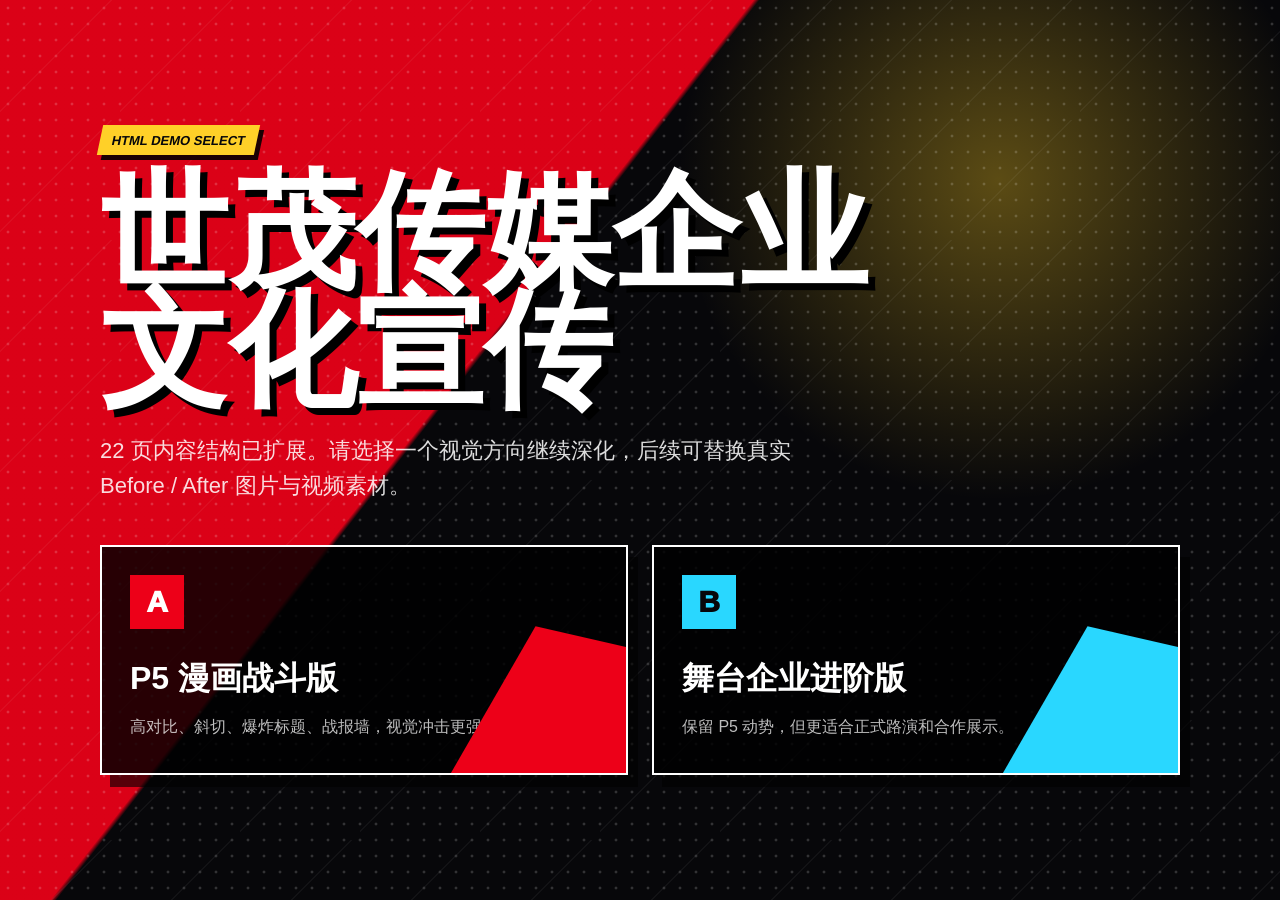
<file: p5-html-demo/index.html>
<!doctype html>
<html lang="zh-CN">
<head>
  <meta charset="utf-8">
  <meta name="viewport" content="width=device-width, initial-scale=1">
  <title>世茂传媒企业文化宣传 HTML Demo</title>
  <link rel="stylesheet" href="./assets/style.css?v=mobile-lock-3">
</head>
<body class="theme-index">
  <main class="choice-page">
    <div class="choice-bg" aria-hidden="true"></div>
    <section class="choice-hero">
      <p class="kicker">HTML DEMO SELECT</p>
      <h1>世茂传媒企业文化宣传</h1>
      <p class="choice-lead">22 页内容结构已扩展。请选择一个视觉方向继续深化，后续可替换真实 Before / After 图片与视频素材。</p>
      <div class="choice-grid">
        <a class="choice-card choice-battle" href="./demo-a-battle.html">
          <span class="choice-no">A</span>
          <strong>P5 漫画战斗版</strong>
          <em>高对比、斜切、爆炸标题、战报墙，视觉冲击更强。</em>
        </a>
        <a class="choice-card choice-stage" href="./demo-b-stage.html">
          <span class="choice-no">B</span>
          <strong>舞台企业进阶版</strong>
          <em>保留 P5 动势，但更适合正式路演和合作展示。</em>
        </a>
      </div>
    </section>
  </main>
</body>
</html>
</file>
<file: p5-html-demo/assets/style.css>
:root {
  --red: #ed0018;
  --red-dark: #a60012;
  --ink: #07070a;
  --paper: #fffaf2;
  --white: #ffffff;
  --yellow: #ffd028;
  --cyan: #29d7ff;
  --muted: #9da4ad;
  --line: rgba(255, 255, 255, 0.22);
  --shadow: 10px 12px 0 rgba(0, 0, 0, 0.6);
  --mobile-lock-stage-w: 1400px;
  --mobile-lock-stage-h: 787.5px;
  --mobile-lock-scale: 1;
  font-family: "Microsoft YaHei", "PingFang SC", "Segoe UI", Arial, sans-serif;
}

* {
  box-sizing: border-box;
}

html,
body {
  min-height: 100%;
  margin: 0;
}

body {
  color: var(--white);
  background: var(--ink);
}

a {
  color: inherit;
  text-decoration: none;
}

button,
input {
  font: inherit;
}

.is-final-output .edit-fab,
.is-final-output .edit-panel,
.is-final-output .ba-replace-hint {
  display: none !important;
}

.theme-index {
  overflow: hidden;
}

.choice-page {
  min-height: 100vh;
  display: grid;
  place-items: center;
  padding: 42px;
  position: relative;
  background:
    linear-gradient(128deg, rgba(237, 0, 24, 0.92) 0 38%, transparent 38.3%),
    radial-gradient(circle at 78% 20%, rgba(255, 208, 40, 0.34), transparent 26%),
    #07070a;
}

.choice-bg {
  position: absolute;
  inset: 0;
  opacity: 0.26;
  background-image:
    radial-gradient(circle, rgba(255, 255, 255, 0.68) 1px, transparent 1.8px),
    linear-gradient(135deg, transparent 0 46%, rgba(255, 255, 255, 0.18) 46% 47%, transparent 47% 100%);
  background-size: 16px 16px, 120px 120px;
  pointer-events: none;
}

.choice-hero {
  width: min(1080px, 92vw);
  position: relative;
  z-index: 1;
}

.kicker {
  display: inline-flex;
  align-items: center;
  min-height: 30px;
  padding: 6px 12px;
  margin: 0 0 18px;
  color: var(--ink);
  background: var(--yellow);
  font-weight: 900;
  font-size: 13px;
  letter-spacing: 0;
  transform: skew(-12deg);
  box-shadow: 5px 5px 0 rgba(0, 0, 0, 0.88);
}

.choice-hero h1 {
  margin: 0;
  font-size: clamp(56px, 10vw, 128px);
  line-height: 0.92;
  font-weight: 1000;
  max-width: 820px;
  text-shadow: 7px 7px 0 #000;
}

.choice-lead {
  width: min(760px, 100%);
  margin: 24px 0 42px;
  font-size: 22px;
  line-height: 1.6;
  color: rgba(255, 255, 255, 0.86);
}

.choice-grid {
  display: grid;
  grid-template-columns: repeat(2, minmax(0, 1fr));
  gap: 24px;
}

.choice-card {
  min-height: 230px;
  padding: 28px;
  position: relative;
  overflow: hidden;
  border: 2px solid var(--white);
  background: rgba(0, 0, 0, 0.82);
  box-shadow: var(--shadow);
  transition: transform 0.2s ease, background 0.2s ease;
}

.choice-card:hover {
  transform: translate(-5px, -5px);
}

.choice-card::before {
  content: "";
  position: absolute;
  inset: auto -30px -50px auto;
  width: 180px;
  height: 180px;
  background: var(--red);
  transform: skew(-20deg) rotate(12deg);
}

.choice-stage::before {
  background: var(--cyan);
}

.choice-no {
  display: grid;
  place-items: center;
  width: 54px;
  height: 54px;
  margin-bottom: 28px;
  background: var(--red);
  font-size: 30px;
  font-weight: 1000;
}

.choice-stage .choice-no {
  background: var(--cyan);
  color: var(--ink);
}

.choice-card strong {
  display: block;
  margin-bottom: 14px;
  font-size: 32px;
}

.choice-card em {
  display: block;
  max-width: 420px;
  color: rgba(255, 255, 255, 0.74);
  font-style: normal;
  line-height: 1.55;
}

.deck-body {
  height: 100vh;
  overflow: hidden;
  display: grid;
  place-items: center;
  background:
    radial-gradient(circle at 12% 18%, rgba(237, 0, 24, 0.36), transparent 25%),
    radial-gradient(circle at 88% 80%, rgba(41, 215, 255, 0.18), transparent 22%),
    var(--ink);
}

.theme-stage {
  --red: #d7192a;
  --yellow: #f7c948;
  --cyan: #3dd6d0;
  --shadow: 0 24px 70px rgba(0, 0, 0, 0.38);
  background:
    radial-gradient(circle at 74% 18%, rgba(61, 214, 208, 0.14), transparent 28%),
    linear-gradient(140deg, #0c0e13, #181920 62%, #101014);
}

.deck-shell {
  width: min(100vw, calc(100vh * 16 / 9));
  max-width: 1400px;
  padding: 18px;
}

.stage-viewport {
  position: relative;
  width: 100%;
}

.slide-frame {
  position: relative;
  aspect-ratio: 16 / 9;
  overflow: hidden;
  background: #111;
  border: 2px solid rgba(255, 255, 255, 0.2);
  box-shadow: 0 20px 70px rgba(0, 0, 0, 0.72);
}

.transition-fx,
.opening-glitch {
  position: absolute;
  inset: 0;
  z-index: 20;
  pointer-events: none;
  opacity: 0;
}

.transition-fx span,
.opening-glitch span {
  position: absolute;
  inset: 0;
  opacity: 0;
}

.fx-black {
  background: #000;
}

.fx-white {
  background: #fff;
  mix-blend-mode: screen;
}

.fx-red {
  background: var(--red);
  clip-path: polygon(0 0, 100% 0, 74% 100%, 0 100%);
  transform: translateX(-112%) skewX(-14deg);
}

.fx-scan {
  background:
    repeating-linear-gradient(0deg, rgba(255, 255, 255, 0.2) 0 1px, transparent 1px 6px),
    repeating-linear-gradient(90deg, rgba(41, 215, 255, 0.18) 0 2px, transparent 2px 18px);
  mix-blend-mode: screen;
}

.deck-shell.is-transitioning .slide-frame {
  animation: transitionFrameJolt 0.72s steps(2, end) both;
}

.deck-shell.fx-back .slide-frame {
  animation-name: transitionFrameJoltBack;
}

.deck-shell.is-transitioning .transition-fx {
  opacity: 1;
}

.deck-shell.is-transitioning .fx-red {
  animation: fxRedSlash 0.72s cubic-bezier(0.18, 0.86, 0.22, 1) both;
}

.deck-shell.fx-back .fx-red {
  animation-name: fxRedSlashBack;
}

.deck-shell.is-transitioning .fx-scan {
  animation: fxScanline 0.72s steps(5, end) both;
}

.deck-shell.fx-shake .fx-white {
  animation: fxWhiteShock 0.72s steps(1, end) both;
}

.deck-shell.fx-blackout .fx-black {
  animation: fxBlackout 0.72s steps(1, end) both;
}

.deck-shell.fx-horror .fx-white {
  animation: fxHorrorFlash 0.72s steps(1, end) both;
}

.opening-glitch {
  display: grid;
  place-items: center;
  background:
    repeating-linear-gradient(0deg, rgba(255, 255, 255, 0.15) 0 1px, transparent 1px 5px),
    #000;
}

.opening-glitch::before,
.opening-glitch::after {
  content: "";
  position: absolute;
  inset: 0;
  opacity: 0;
  pointer-events: none;
}

.opening-glitch::before {
  background:
    linear-gradient(90deg, transparent 0 14%, rgba(237, 0, 24, 0.86) 14% 18%, transparent 18% 100%),
    linear-gradient(104deg, rgba(255, 255, 255, 0.16) 0 1px, transparent 1px 100%);
  background-size: 100% 100%, 38px 38px;
  mix-blend-mode: screen;
}

.opening-glitch::after {
  background: #fff;
  mix-blend-mode: screen;
}

.opening-glitch span:nth-child(1) {
  height: 20%;
  top: 8%;
  background: var(--red);
  transform: translateX(-110%) skewX(-12deg);
}

.opening-glitch span:nth-child(2) {
  height: 14%;
  top: 42%;
  background: var(--cyan);
  transform: translateX(110%) skewX(14deg);
  mix-blend-mode: screen;
}

.opening-glitch span:nth-child(3) {
  height: 8%;
  top: 68%;
  background: var(--white);
  transform: translateX(-110%) skewX(-18deg);
}

.opening-glitch b {
  position: relative;
  z-index: 2;
  color: #fff;
  font-size: clamp(36px, 8vw, 104px);
  font-weight: 1000;
  text-shadow:
    6px 0 0 rgba(237, 0, 24, 0.82),
    -6px 0 0 rgba(41, 215, 255, 0.72),
    8px 8px 0 #000;
  transform: skewX(-8deg);
  opacity: 0;
}

.deck-shell.is-opening .opening-glitch {
  opacity: 1;
  animation: openingGate 1.22s steps(1, end) both;
}

.deck-shell.is-opening .opening-glitch::before {
  animation: openingNoise 1.22s steps(5, end) both;
}

.deck-shell.is-opening .opening-glitch::after {
  animation: openingWhiteCut 1.22s steps(1, end) both;
}

.deck-shell.is-opening .opening-glitch span:nth-child(1) {
  animation: openingSliceLeft 1.02s cubic-bezier(0.18, 0.86, 0.22, 1) both;
}

.deck-shell.is-opening .opening-glitch span:nth-child(2) {
  animation: openingSliceRight 1.05s cubic-bezier(0.18, 0.86, 0.22, 1) 0.06s both;
}

.deck-shell.is-opening .opening-glitch span:nth-child(3) {
  animation: openingSliceLeft 0.92s cubic-bezier(0.18, 0.86, 0.22, 1) 0.16s both;
}

.deck-shell.is-opening .opening-glitch b {
  animation: openingLogoGlitch 1.22s steps(2, end) both;
}

.slide {
  position: absolute;
  inset: 0;
  display: none;
  overflow: hidden;
  padding: 58px 72px;
  background:
    radial-gradient(circle, rgba(255, 255, 255, 0.18) 1px, transparent 1.8px) 0 0 / 18px 18px,
    linear-gradient(125deg, rgba(237, 0, 24, 0.92) 0 25%, transparent 25.2% 100%),
    #09090d;
}

.slide::before {
  content: "";
  position: absolute;
  inset: -18%;
  z-index: 0;
  pointer-events: none;
  opacity: 0.72;
  background-image:
    radial-gradient(circle, rgba(255, 255, 255, 0.26) 1px, transparent 1.9px),
    radial-gradient(circle, rgba(237, 0, 24, 0.22) 1px, transparent 2.2px),
    radial-gradient(circle, rgba(255, 208, 40, 0.14) 1px, transparent 2px);
  background-size: 18px 18px, 46px 46px, 86px 86px;
  background-position: 0 0, 12px 18px, 36px 10px;
  mix-blend-mode: screen;
  animation: particleDrift 18s linear infinite;
}

@keyframes particleDrift {
  from {
    transform: translate3d(0, 0, 0);
  }
  to {
    transform: translate3d(72px, -54px, 0);
  }
}

.slide.active,
.slide.is-leaving {
  display: block;
  visibility: visible;
}

.theme-stage .slide {
  background:
    linear-gradient(90deg, rgba(215, 25, 42, 0.62) 0 8px, transparent 8px 100%),
    linear-gradient(126deg, rgba(215, 25, 42, 0.18) 0 22%, transparent 22.2% 100%),
    radial-gradient(circle at 78% 30%, rgba(61, 214, 208, 0.16), transparent 32%),
    #101116;
}

.theme-stage .slide-cover {
  background:
    linear-gradient(90deg, rgba(215, 25, 42, 0.82) 0 10px, transparent 10px 100%),
    radial-gradient(circle at 76% 32%, rgba(61, 214, 208, 0.20), transparent 30%),
    linear-gradient(135deg, rgba(255, 255, 255, 0.08) 0 1px, transparent 1px 100%) 0 0 / 44px 44px,
    #101116;
}

.slide::after {
  content: "";
  position: absolute;
  inset: auto -10% -22% 55%;
  z-index: 0;
  height: 42%;
  background: var(--red);
  transform: rotate(-11deg);
  opacity: 0.92;
  pointer-events: none;
}

.theme-stage .slide::after {
  opacity: 0.28;
}

.theme-stage .slide-cover::after {
  opacity: 0.16;
}

.slide.active {
  z-index: 2;
  pointer-events: auto;
  animation: pageEnterForward 0.62s cubic-bezier(0.18, 0.86, 0.22, 1) both;
}

.deck-shell.is-back .slide.active {
  animation-name: pageEnterBack;
}

.slide.is-leaving {
  z-index: 1;
  pointer-events: none;
  animation: pageLeaveForward 0.62s cubic-bezier(0.56, 0, 0.22, 1) both;
}

.deck-shell.is-back .slide.is-leaving {
  animation-name: pageLeaveBack;
}

.slide.active > .kicker,
.slide.active h1,
.slide.active .lead,
.slide.active .toc-list,
.slide.active .proof-list,
.slide.active .value-grid,
.slide.active .compare-card,
.slide.active .slash-gallery,
.slide.active .mini-compare-grid,
.slide.active .evidence-grid,
.slide.active .phone-video,
.slide.active .video-grid,
.slide.active .mosaic,
.slide.active .result-lanes,
.slide.active .case-grid,
.slide.active .future-track {
  animation: contentSnap 0.66s cubic-bezier(0.18, 0.86, 0.22, 1) backwards;
}

@keyframes pageEnterForward {
  from {
    opacity: 0;
    transform: translateX(10%) skewX(-5deg) scale(0.985);
    clip-path: polygon(18% 0, 100% 0, 100% 100%, 0 100%);
  }
  to {
    opacity: 1;
    transform: translateX(0) skewX(0);
    clip-path: polygon(0 0, 100% 0, 100% 100%, 0 100%);
  }
}

@keyframes pageEnterBack {
  from {
    opacity: 0;
    transform: translateX(-10%) skewX(5deg) scale(0.985);
    clip-path: polygon(0 0, 82% 0, 100% 100%, 0 100%);
  }
  to {
    opacity: 1;
    transform: translateX(0) skewX(0);
    clip-path: polygon(0 0, 100% 0, 100% 100%, 0 100%);
  }
}

@keyframes pageLeaveForward {
  from {
    opacity: 1;
    transform: translateX(0) skewX(0);
    filter: none;
  }
  to {
    opacity: 0;
    transform: translateX(-7%) skewX(-4deg) scale(0.985);
    filter: blur(6px) brightness(0.65);
  }
}

@keyframes pageLeaveBack {
  from {
    opacity: 1;
    transform: translateX(0) skewX(0);
    filter: none;
  }
  to {
    opacity: 0;
    transform: translateX(7%) skewX(4deg) scale(0.985);
    filter: blur(6px) brightness(0.65);
  }
}

@keyframes contentSnap {
  from {
    opacity: 0;
    transform: translate(calc(var(--edit-block-x, 0px) + 34px), var(--edit-block-y, 0px)) skewX(-3deg);
  }
  to {
    opacity: 1;
    transform: translate(var(--edit-block-x, 0px), var(--edit-block-y, 0px)) skewX(0);
  }
}

@keyframes transitionFrameJolt {
  0%,
  100% {
    transform: translate3d(0, 0, 0);
    filter: none;
  }
  12% {
    transform: translate3d(-14px, 0, 0) skewX(-1.8deg);
    filter: contrast(1.24) brightness(1.08);
  }
  21% {
    transform: translate3d(18px, -2px, 0) skewX(2.2deg);
  }
  32% {
    transform: translate3d(-8px, 2px, 0) skewX(-0.8deg);
  }
  46% {
    transform: translate3d(5px, 0, 0);
  }
}

@keyframes transitionFrameJoltBack {
  0%,
  100% {
    transform: translate3d(0, 0, 0);
    filter: none;
  }
  12% {
    transform: translate3d(14px, 0, 0) skewX(1.8deg);
    filter: contrast(1.24) brightness(1.08);
  }
  21% {
    transform: translate3d(-18px, -2px, 0) skewX(-2.2deg);
  }
  32% {
    transform: translate3d(8px, 2px, 0) skewX(0.8deg);
  }
  46% {
    transform: translate3d(-5px, 0, 0);
  }
}

@keyframes fxRedSlash {
  0% {
    opacity: 0;
    transform: translateX(-112%) skewX(-14deg);
  }
  18% {
    opacity: 0.88;
  }
  58% {
    opacity: 0.62;
    transform: translateX(118%) skewX(-14deg);
  }
  100% {
    opacity: 0;
    transform: translateX(118%) skewX(-14deg);
  }
}

@keyframes fxRedSlashBack {
  0% {
    opacity: 0;
    transform: translateX(112%) skewX(14deg);
  }
  18% {
    opacity: 0.88;
  }
  58% {
    opacity: 0.62;
    transform: translateX(-118%) skewX(14deg);
  }
  100% {
    opacity: 0;
    transform: translateX(-118%) skewX(14deg);
  }
}

@keyframes fxScanline {
  0%,
  100% {
    opacity: 0;
    transform: translateY(0);
  }
  14%,
  42% {
    opacity: 0.48;
    transform: translateY(-16px);
  }
  62% {
    opacity: 0.22;
    transform: translateY(20px);
  }
}

@keyframes fxWhiteShock {
  0%,
  21%,
  45%,
  100% {
    opacity: 0;
  }
  12% {
    opacity: 0.72;
  }
  34% {
    opacity: 0.18;
  }
}

@keyframes fxBlackout {
  0%,
  18%,
  44%,
  100% {
    opacity: 0;
  }
  24%,
  36% {
    opacity: 0.88;
  }
}

@keyframes fxHorrorFlash {
  0%,
  13%,
  37%,
  56%,
  100% {
    opacity: 0;
  }
  18% {
    opacity: 0.52;
  }
  43% {
    opacity: 0.24;
  }
}

@keyframes openingGate {
  0%,
  92% {
    opacity: 1;
  }
  100% {
    opacity: 0;
  }
}

@keyframes openingNoise {
  0%,
  16%,
  48%,
  72% {
    opacity: 0.42;
    transform: translateX(-10px);
  }
  28%,
  60% {
    opacity: 0.76;
    transform: translateX(12px);
  }
  100% {
    opacity: 0;
  }
}

@keyframes openingWhiteCut {
  0%,
  58%,
  68%,
  100% {
    opacity: 0;
  }
  62% {
    opacity: 0.84;
  }
}

@keyframes openingSliceLeft {
  0% {
    opacity: 0;
    transform: translateX(-110%) skewX(-12deg);
  }
  20%,
  56% {
    opacity: 0.92;
  }
  78% {
    opacity: 0.5;
    transform: translateX(112%) skewX(-12deg);
  }
  100% {
    opacity: 0;
    transform: translateX(112%) skewX(-12deg);
  }
}

@keyframes openingSliceRight {
  0% {
    opacity: 0;
    transform: translateX(110%) skewX(14deg);
  }
  18%,
  56% {
    opacity: 0.86;
  }
  78% {
    opacity: 0.4;
    transform: translateX(-112%) skewX(14deg);
  }
  100% {
    opacity: 0;
    transform: translateX(-112%) skewX(14deg);
  }
}

@keyframes openingLogoGlitch {
  0%,
  10%,
  84%,
  100% {
    opacity: 0;
    transform: translate3d(0, 0, 0) skewX(-8deg);
  }
  16%,
  30%,
  52% {
    opacity: 1;
    transform: translate3d(-8px, 0, 0) skewX(-12deg);
  }
  24%,
  44%,
  66% {
    opacity: 1;
    transform: translate3d(8px, -2px, 0) skewX(8deg);
  }
}

.slide > * {
  position: relative;
  z-index: 1;
}

.slide-meta {
  position: absolute;
  top: 24px;
  right: 32px;
  display: flex;
  align-items: center;
  gap: 12px;
  color: rgba(255, 255, 255, 0.78);
  font-weight: 900;
  z-index: 4;
}

.slide-meta span {
  display: grid;
  place-items: center;
  width: 44px;
  height: 34px;
  background: var(--white);
  color: var(--ink);
  transform: skew(-12deg);
}

h1,
h2,
p {
  margin-top: 0;
}

.slide h1 {
  max-width: 900px;
  margin-bottom: 18px;
  font-size: clamp(calc(42px * var(--edit-title-scale, 1)), calc(5.2vw * var(--edit-title-scale, 1)), calc(78px * var(--edit-title-scale, 1)));
  line-height: 1.02;
  font-weight: 1000;
  text-shadow: 5px 5px 0 #000;
}

.cover-copy,
.slide-toc > .title-stack,
.slide-statement .statement-grid > div:first-child,
.manifesto-wrap,
.vision-copy,
.slide-values > h1,
.slide-section > h1,
.compare-copy,
.gallery-copy,
.wide-copy,
.evidence-copy,
.video-copy,
.results-copy,
.slide-future > h1,
.slide-end > h1,
.slide-end .end-scene {
  transform: translate(var(--edit-block-x, 0px), var(--edit-block-y, 0px));
}

.title-stack {
  display: flex;
  flex-direction: column;
  align-items: flex-start;
  gap: 0;
  max-width: 980px;
}

.title-line {
  display: block;
  line-height: 0.92;
  white-space: nowrap;
}

.title-line.is-major {
  font-size: clamp(calc(48px * var(--edit-title-scale, 1)), calc(5.25vw * var(--edit-title-scale, 1)), calc(82px * var(--edit-title-scale, 1)));
}

.title-line.is-minor {
  font-size: clamp(calc(36px * var(--edit-title-scale, 1)), calc(4.1vw * var(--edit-title-scale, 1)), calc(62px * var(--edit-title-scale, 1)));
}

.title-line.is-small {
  font-size: clamp(calc(30px * var(--edit-title-scale, 1)), calc(3.35vw * var(--edit-title-scale, 1)), calc(52px * var(--edit-title-scale, 1)));
  line-height: 1.02;
}

.title-line.is-indent {
  margin-left: clamp(28px, 4vw, 72px);
}

.title-line.is-marked {
  color: var(--yellow);
}

.theme-stage .slide h1 {
  text-shadow: none;
}

.theme-stage .kicker {
  color: var(--white);
  background: rgba(61, 214, 208, 0.18);
  border: 1px solid rgba(61, 214, 208, 0.72);
  box-shadow: none;
  transform: none;
}

.theme-stage .cover-copy {
  max-width: 760px;
  padding-left: 32px;
  border-left: 8px solid var(--red);
}

.theme-stage .cover-copy h1 {
  font-size: clamp(calc(76px * var(--edit-title-scale, 1)), calc(10vw * var(--edit-title-scale, 1)), calc(136px * var(--edit-title-scale, 1)));
  letter-spacing: 0;
}

.theme-stage .cover-copy .lead {
  color: var(--white);
  background: rgba(255, 255, 255, 0.10);
  border: 1px solid rgba(255, 255, 255, 0.18);
  transform: none;
}

.theme-stage .chip-row span,
.theme-stage .point-stack span {
  color: var(--white);
  background: rgba(255, 255, 255, 0.08);
  border: 1px solid rgba(255, 255, 255, 0.20);
  transform: none;
}

.theme-stage .slide-meta span {
  color: var(--white);
  background: var(--red);
  transform: none;
}

.lead {
  max-width: 680px;
  color: rgba(255, 255, 255, 0.8);
  font-size: clamp(calc(17px * var(--edit-lead-scale, 1)), calc(1.5vw * var(--edit-lead-scale, 1)), calc(24px * var(--edit-lead-scale, 1)));
  line-height: 1.56;
}

.chip-row {
  display: flex;
  flex-wrap: wrap;
  gap: 12px;
}

.chip-row span,
.point-stack span {
  display: inline-flex;
  align-items: center;
  min-height: 34px;
  padding: 7px 13px;
  color: var(--ink);
  background: var(--white);
  font-weight: 900;
  transform: skew(-10deg);
}

.slide-cover {
  padding-top: 120px;
}

.cover-mark,
.end-mark {
  position: absolute;
  right: 58px;
  bottom: 38px;
  font-size: 240px;
  line-height: 0.8;
  font-weight: 1000;
  color: rgba(255, 255, 255, 0.08);
  z-index: 0;
}

.cover-copy h1 {
  font-size: clamp(calc(78px * var(--edit-title-scale, 1)), calc(12vw * var(--edit-title-scale, 1)), calc(158px * var(--edit-title-scale, 1)));
  margin-bottom: 16px;
}

.cover-copy .lead {
  display: inline-block;
  max-width: none;
  padding: 12px 18px;
  background: var(--white);
  color: var(--ink);
  font-size: clamp(calc(28px * var(--edit-lead-scale, 1)), calc(3.5vw * var(--edit-lead-scale, 1)), calc(48px * var(--edit-lead-scale, 1)));
  font-weight: 1000;
  transform: rotate(-2deg) skew(-8deg);
}

.slide-cover .chip-row {
  position: absolute;
  left: 72px;
  bottom: 54px;
  max-width: 720px;
}

.toc-list {
  display: grid;
  grid-template-columns: repeat(2, minmax(0, 1fr));
  gap: 18px;
  margin-top: 42px;
  max-width: 920px;
}

.toc-list div {
  display: flex;
  align-items: center;
  gap: 20px;
  min-height: 70px;
  padding: 16px 22px;
  background: rgba(255, 255, 255, 0.92);
  color: var(--ink);
  transform: skew(-8deg);
  box-shadow: 8px 8px 0 #000;
}

.theme-stage .toc-list div {
  background: rgba(255, 255, 255, 0.1);
  color: var(--white);
  border: 1px solid var(--line);
  box-shadow: none;
}

.toc-list span {
  color: var(--red);
  font-weight: 1000;
  font-size: 28px;
}

.toc-list strong {
  font-size: 28px;
}

.statement-grid,
.target-layout {
  display: grid;
  grid-template-columns: 1.1fr 0.9fr;
  gap: 48px;
  align-items: center;
  height: calc(100% - 30px);
}

.proof-list {
  display: grid;
  gap: 18px;
}

.proof-list article,
.result-lanes article,
.future-track article {
  padding: 20px;
  background: rgba(255, 255, 255, 0.12);
  border-left: 8px solid var(--red);
  backdrop-filter: blur(10px);
}

.proof-list span,
.result-lanes span,
.future-track span {
  color: var(--yellow);
  font-weight: 1000;
}

.proof-list b {
  display: block;
  margin-top: 10px;
  font-size: 24px;
  line-height: 1.35;
}

.manifesto-wrap {
  min-height: 75%;
  display: grid;
  align-items: center;
}

.manifesto-stage {
  position: absolute;
  inset: 0;
  z-index: 0;
  pointer-events: none;
}

.manifesto-stage span {
  position: absolute;
  left: -18%;
  width: 78%;
  height: 8px;
  background: linear-gradient(90deg, transparent, var(--red), var(--white), transparent);
  transform: rotate(-8deg);
  opacity: 0.64;
  animation: speedLine 2.8s ease-in-out infinite;
}

.manifesto-stage span:nth-child(1) {
  top: 26%;
}

.manifesto-stage span:nth-child(2) {
  top: 43%;
  animation-delay: 0.28s;
}

.manifesto-stage span:nth-child(3) {
  top: 59%;
  animation-delay: 0.48s;
}

.manifesto-stage span:nth-child(4) {
  top: 73%;
  animation-delay: 0.7s;
}

@keyframes speedLine {
  0% {
    transform: translateX(-22%) rotate(-8deg);
    opacity: 0;
  }
  18%,
  72% {
    opacity: 0.72;
  }
  100% {
    transform: translateX(86%) rotate(-8deg);
    opacity: 0;
  }
}

.manifesto-frame {
  width: min(1080px, 88%);
  margin: 0 auto;
  padding: 34px 40px 30px;
  border: 3px solid rgba(237, 0, 24, 0.92);
  background: rgba(0, 0, 0, 0.22);
  transform: skew(-2deg);
  box-shadow: 12px 12px 0 rgba(0, 0, 0, 0.52);
}

.manifesto-title {
  margin: 0;
}

.manifesto-title .title-line {
  white-space: normal;
}

.manifesto-title .title-line.is-major {
  font-size: clamp(50px, 5.6vw, 88px);
}

.manifesto-title .title-line.is-minor {
  font-size: clamp(38px, 4.2vw, 62px);
}

.manifesto-wrap aside {
  width: max-content;
  padding: 12px 18px;
  margin: 28px 0 0 16%;
  background: var(--red);
  font-size: 28px;
  font-weight: 1000;
  transform: rotate(-2deg);
}

.target-rings {
  position: relative;
  height: 440px;
}

.vision-title {
  max-width: 760px;
}

.vision-title .title-line {
  white-space: normal;
}

.vision-title .title-line.is-major {
  font-size: clamp(54px, 5.6vw, 86px);
}

.vision-title .title-line.is-minor {
  font-size: clamp(36px, 3.8vw, 58px);
}

.target-rings::before,
.target-rings::after {
  content: "";
  position: absolute;
  inset: 50% auto auto 50%;
  width: 360px;
  height: 360px;
  border: 18px solid var(--red);
  border-radius: 50%;
  z-index: 1;
  transform: translate(-50%, -50%);
}

.target-rings::after {
  width: 210px;
  height: 210px;
  border-color: var(--white);
}

.target-rings span {
  position: absolute;
  left: calc(30px + var(--i) * 62px);
  top: calc(80px + var(--i) * 90px);
  z-index: 5;
  padding: 10px 16px;
  color: var(--ink);
  background: var(--yellow);
  font-weight: 1000;
  font-size: 26px;
  box-shadow: 7px 7px 0 #000;
}

.value-grid {
  display: grid;
  grid-template-columns: repeat(5, minmax(0, 1fr));
  gap: 14px;
  margin-top: 36px;
}

.value-grid article {
  min-height: 350px;
  padding: 0;
  background: transparent;
  color: var(--ink);
  perspective: 1000px;
  cursor: pointer;
  touch-action: manipulation;
}

.slide.active .value-flip-card {
  animation: valueCardDeal 0.68s cubic-bezier(0.18, 0.86, 0.22, 1) backwards;
  animation-delay: calc(var(--i, 0) * 90ms);
}

.value-flip-card.is-flip-kick {
  z-index: 3;
  animation: valueCardKick 0.46s cubic-bezier(0.18, 0.86, 0.22, 1) both;
}

.value-card-inner {
  position: relative;
  min-height: inherit;
  width: 100%;
  height: 100%;
  transition: transform 0.72s cubic-bezier(0.2, 0.82, 0.2, 1);
  transform-style: preserve-3d;
}

.value-flip-card.is-flipped .value-card-inner {
  transform: rotateY(180deg);
}

@keyframes valueCardDeal {
  from {
    opacity: 0;
    transform: translateY(42px) rotateZ(calc(-5deg + var(--i, 0) * 1deg)) scale(0.94);
    filter: brightness(1.2);
  }
  70% {
    opacity: 1;
    transform: translateY(-8px) rotateZ(calc(-1deg + var(--i, 0) * 0.35deg)) scale(1.02);
  }
  to {
    opacity: 1;
    transform: translateY(0) rotateZ(0) scale(1);
    filter: none;
  }
}

@keyframes valueCardKick {
  0%,
  100% {
    transform: translateY(0) scale(1);
    filter: none;
  }
  42% {
    transform: translateY(-16px) scale(1.045);
    filter: drop-shadow(0 14px 22px rgba(255, 208, 40, 0.26));
  }
}

.value-face {
  position: absolute;
  inset: 0;
  padding: 22px 18px;
  overflow: hidden;
  background: var(--white);
  border: 4px solid var(--white);
  clip-path: polygon(0 0, 100% 8%, 92% 100%, 0 94%);
  box-shadow: 8px 8px 0 #000;
  backface-visibility: hidden;
  display: flex;
  flex-direction: column;
}

.value-front {
  justify-content: space-between;
  transform: translateZ(1px);
}

.value-front small,
.value-back small {
  width: max-content;
  padding: 7px 9px;
  background: var(--red);
  color: var(--white);
  font-weight: 1000;
  transform: skew(-8deg);
}

.value-back {
  color: var(--white);
  background:
    radial-gradient(circle at 20% 20%, rgba(255, 208, 40, 0.22), transparent 28%),
    #111217;
  border-color: var(--yellow);
  transform: rotateY(180deg) translateZ(1px);
}

.value-back p {
  margin-top: 16px;
  color: rgba(255, 255, 255, 0.9);
}

.theme-stage .value-grid article {
  clip-path: none;
  box-shadow: none;
}

.value-grid span {
  color: var(--red);
  font-weight: 1000;
}

.value-grid h2 {
  margin: 28px 0 20px;
  font-size: 34px;
  line-height: 1.04;
}

.value-grid p {
  margin: 0;
  line-height: 1.55;
  font-weight: 700;
}

.slide-section {
  display: none;
  place-content: center;
}

.slide-section.active {
  display: grid;
}

.section-no {
  position: absolute;
  right: 80px;
  bottom: 26px;
  color: rgba(255, 255, 255, 0.11);
  font-size: 260px;
  font-weight: 1000;
  line-height: 0.8;
}

.slide-section h1 {
  font-size: clamp(82px, 12vw, 150px);
}

.slide-compare {
  display: none;
  grid-template-columns: 0.82fr 1.18fr;
  gap: 46px;
  align-items: center;
}

.slide-compare.active {
  display: grid;
}

.slide-compare > .kicker,
.slide-video-feature > .kicker {
  position: absolute;
  top: 58px;
  left: 72px;
  z-index: 3;
}

.slide-compare h1,
.slide-video-feature h1 {
  font-size: clamp(40px, 4.6vw, 66px);
}

.compare-copy ul {
  padding: 0;
  margin: 28px 0 0;
  list-style: none;
  display: grid;
  gap: 12px;
}

.compare-copy li {
  padding: 12px 14px;
  background: rgba(255, 255, 255, 0.12);
  border-left: 6px solid var(--yellow);
  font-weight: 900;
}

.compare-card,
.mini-ba-card {
  position: relative;
  overflow: hidden;
  background: #181a20;
  border: 4px solid var(--white);
  box-shadow: var(--shadow);
  touch-action: none;
  user-select: none;
}

.compare-card {
  height: 520px;
  transform: rotate(-1deg);
}

.compare-card:not(.dragging):hover,
.mini-ba-card:not(.dragging):hover {
  --pos: 34%;
}

.ba-img {
  position: absolute;
  inset: 0;
  width: 100%;
  height: 100%;
}

.ba-before-img {
  object-fit: cover;
  clip-path: inset(0 calc(100% - var(--pos)) 0 0);
}

.ba-before {
  clip-path: inset(0 calc(100% - var(--pos)) 0 0);
}

.ba-after {
  object-fit: cover;
  clip-path: inset(0 0 0 var(--pos));
}

.placeholder-portrait {
  width: 100%;
  height: 100%;
  display: grid;
  align-content: center;
  justify-content: start;
  gap: 8px;
  padding-left: 54px;
  background:
    linear-gradient(135deg, rgba(255, 255, 255, 0.08) 0 24%, transparent 24% 50%, rgba(255, 255, 255, 0.08) 50% 74%, transparent 74%),
    #20232b;
  background-position: center var(--media-pos-y, 50%);
  background-size: 70px 70px;
  text-align: center;
}

.placeholder-portrait span {
  font-size: 40px;
  font-weight: 1000;
  color: rgba(255, 255, 255, 0.88);
}

.placeholder-portrait small {
  color: rgba(255, 255, 255, 0.64);
  font-size: 18px;
}

.ba-tag {
  position: absolute;
  top: 18px;
  padding: 8px 14px;
  background: var(--white);
  color: var(--ink);
  font-weight: 1000;
  z-index: 4;
}

.ba-tag.before {
  left: 18px;
}

.ba-tag.after {
  right: 18px;
  background: var(--red);
  color: var(--white);
}

.ba-slider {
  position: absolute;
  inset: 0;
  width: 100%;
  height: 100%;
  opacity: 0;
  cursor: ew-resize;
  z-index: 5;
  touch-action: none;
}

.deck-shell.is-editing .ba-slider {
  pointer-events: none;
}

.ba-handle {
  position: absolute;
  top: 0;
  bottom: 0;
  left: var(--pos);
  width: 4px;
  background: var(--yellow);
  transform: translateX(-50%);
  z-index: 3;
  box-shadow: 0 0 0 4px rgba(0, 0, 0, 0.58);
}

.ba-handle::before {
  content: "DRAG";
  position: absolute;
  top: 50%;
  left: 50%;
  padding: 7px 10px;
  background: var(--yellow);
  color: var(--ink);
  font-size: 13px;
  font-weight: 1000;
  transform: translate(-50%, -50%) rotate(-90deg);
}

.ba-replace-hint {
  position: absolute;
  top: 62px;
  z-index: 7;
  display: none;
  padding: 7px 10px;
  color: var(--ink);
  background: var(--yellow);
  font-size: 12px;
  font-weight: 1000;
  pointer-events: none;
  box-shadow: 4px 4px 0 #000;
  transform: skew(-8deg);
}

.ba-before-hint {
  left: 18px;
}

.ba-after-hint {
  right: 18px;
  color: var(--white);
  background: var(--red);
}

.gallery-copy,
.wide-copy,
.evidence-copy,
.video-copy,
.results-copy {
  max-width: 760px;
}

.slash-gallery {
  display: grid;
  grid-template-columns: repeat(3, 1fr);
  gap: 22px;
  margin-top: 24px;
}

.slash-gallery figure,
.evidence-grid figure,
.video-grid figure,
.mosaic figure,
.case-grid figure {
  margin: 0;
  position: relative;
  overflow: hidden;
  background: rgba(255, 255, 255, 0.12);
  border: 2px solid rgba(255, 255, 255, 0.22);
}

.slash-gallery figure {
  height: 390px;
  clip-path: polygon(12% 0, 100% 0, 88% 100%, 0 100%);
  cursor: zoom-in;
  transition: transform 0.22s ease, filter 0.22s ease, opacity 0.22s ease;
}

.slash-gallery:hover figure {
  filter: blur(3px) saturate(0.72) brightness(0.68);
  opacity: 0.62;
}

.slash-gallery:hover figure:hover {
  filter: none;
  opacity: 1;
  transform: translateY(-10px) rotate(-1deg) scale(1.025);
  z-index: 3;
}

.slash-gallery img,
.side-strip img,
.case-grid img,
.evidence-grid img,
.mini-compare-grid img {
  width: 100%;
  height: 100%;
  object-fit: cover;
  object-position: center var(--media-pos-y, 50%);
}

img.replaceable-media,
video.replaceable-media {
  object-position: center var(--media-pos-y, 50%);
}

figcaption {
  position: absolute;
  left: 12px;
  bottom: 12px;
  padding: 7px 10px;
  background: var(--red);
  font-weight: 1000;
}

.mini-compare-grid {
  display: grid;
  grid-template-columns: repeat(4, 1fr);
  gap: 16px;
  margin-top: 22px;
}

.mini-compare-grid article {
  display: grid;
  grid-template-rows: 360px auto;
  overflow: hidden;
  background: rgba(255, 255, 255, 0.1);
  border: 2px solid var(--white);
}

.mini-ba-card {
  height: 360px;
  border: 0;
  box-shadow: none;
}

.mini-ba-card .ba-tag {
  top: 10px;
  padding: 6px 9px;
  font-size: 14px;
}

.mini-ba-card .ba-tag.before {
  left: 10px;
}

.mini-ba-card .ba-tag.after {
  right: 10px;
}

.mini-ba-card .ba-handle::before {
  font-size: 10px;
  padding: 5px 7px;
}

.mini-ba-card .placeholder-portrait {
  padding-left: 0;
  justify-content: center;
}

.mini-ba-card .placeholder-portrait span {
  font-size: 28px;
}

.mini-ba-card .placeholder-portrait small {
  font-size: 12px;
}

.mini-compare-grid strong {
  padding: 12px;
  background: var(--red);
  text-align: center;
  font-size: 20px;
}

.evidence-grid {
  display: grid;
  grid-template-columns: 0.9fr 1.1fr;
  gap: 26px;
  margin-top: 24px;
  height: 430px;
}

.evidence-grid figure {
  background: var(--white);
  padding: 12px;
  box-shadow: var(--shadow);
}

.evidence-grid img {
  width: 100%;
  height: 100%;
  object-fit: contain;
  background: #fff;
}

.slide-video-feature {
  display: none;
  grid-template-columns: 0.82fr 0.78fr 0.4fr;
  gap: 28px;
  align-items: center;
}

.slide-video-feature.active {
  display: grid;
}

.point-stack {
  display: flex;
  flex-direction: column;
  align-items: flex-start;
  gap: 12px;
  margin-top: 26px;
}

.phone-video {
  height: 520px;
  padding: 12px;
  background: #050506;
  border: 4px solid var(--white);
  border-radius: 28px;
  box-shadow: var(--shadow);
}

video {
  width: 100%;
  height: 100%;
  object-fit: cover;
  background: #000;
}

.phone-video video {
  border-radius: 20px;
}

.side-strip {
  display: grid;
  gap: 16px;
}

.side-strip img {
  height: 244px;
  border: 3px solid var(--white);
  box-shadow: 7px 7px 0 #000;
}

.video-grid {
  display: grid;
  grid-template-columns: repeat(3, 1fr);
  gap: 22px;
  margin-top: 24px;
  height: 438px;
  align-items: stretch;
}

.video-grid figure {
  height: 100%;
  min-width: 0;
  border: 3px solid var(--white);
  box-shadow: var(--shadow);
}

.video-grid figure.is-free-custom {
  transform: translate(var(--free-x, 0px), var(--free-y, 0px)) scale(1) !important;
}

.mosaic {
  display: grid;
  grid-template-columns: 1fr 1.15fr 1.15fr;
  grid-template-rows: 210px 210px;
  gap: 16px;
  margin-top: 22px;
}

.mosaic .m2,
.mosaic .m3 {
  grid-row: span 2;
}

.result-lanes {
  display: grid;
  grid-template-columns: repeat(4, 1fr);
  gap: 18px;
  margin-top: 34px;
}

.result-lanes article {
  min-height: 300px;
  padding-top: 28px;
}

.result-lanes h2 {
  margin: 30px 0 22px;
  font-size: 34px;
}

.result-lanes p {
  margin: 0;
  color: rgba(255, 255, 255, 0.76);
  line-height: 1.6;
}

.case-grid {
  display: grid;
  grid-template-columns: repeat(6, 1fr);
  grid-template-rows: minmax(0, 1.05fr) minmax(0, 1fr);
  gap: 12px;
  margin-top: 22px;
  height: 438px;
}

.case-grid figure:nth-child(1),
.case-grid figure:nth-child(2) {
  grid-column: span 3;
}

.case-grid figure {
  transform-origin: center;
  transition: transform 0.28s ease, filter 0.28s ease, box-shadow 0.28s ease;
}

.case-grid figure.is-case-pop {
  z-index: 8;
  animation: casePop 1.18s cubic-bezier(0.18, 0.86, 0.22, 1) both;
  box-shadow: 0 26px 70px rgba(0, 0, 0, 0.72), 0 0 42px rgba(255, 208, 40, 0.26);
  filter: saturate(1.18) brightness(1.08);
}

@keyframes casePop {
  0% {
    transform: scale(1) rotate(0deg);
  }
  36%,
  72% {
    transform: scale(1.5) rotate(-1.2deg);
  }
  100% {
    transform: scale(1) rotate(0deg);
  }
}

.case-grid figure:nth-child(3),
.case-grid figure:nth-child(4),
.case-grid figure:nth-child(5),
.case-grid figure:nth-child(6),
.case-grid figure:nth-child(7),
.case-grid figure:nth-child(8) {
  grid-column: span 1;
}

.case-grid img {
  filter: saturate(1.08) contrast(1.05);
}

.future-track {
  display: grid;
  grid-template-columns: repeat(4, 1fr);
  gap: 18px;
  margin-top: 70px;
}

.future-track article {
  min-height: 250px;
  position: relative;
  transition: transform 0.24s cubic-bezier(0.22, 1, 0.36, 1), filter 0.24s ease, box-shadow 0.24s ease;
  transform-origin: center;
}

.future-track article:hover {
  transform: perspective(700px) rotateY(-8deg) rotateX(4deg) skew(-2deg) scale(1.045);
  filter: brightness(1.14);
  box-shadow: 12px 12px 0 rgba(237, 0, 24, 0.72), 0 20px 40px rgba(0, 0, 0, 0.32);
  z-index: 3;
}

.future-track:hover article:not(:hover) {
  transform: scale(0.96) skew(1deg);
  filter: brightness(0.78);
}

.future-track article::after {
  content: "";
  position: absolute;
  top: 50%;
  right: -22px;
  width: 36px;
  height: 18px;
  background: var(--yellow);
  clip-path: polygon(0 30%, 70% 30%, 70% 0, 100% 50%, 70% 100%, 70% 70%, 0 70%);
}

.future-track article:last-child::after {
  display: none;
}

.future-track strong {
  display: block;
  margin-top: 34px;
  font-size: 26px;
  line-height: 1.4;
}

.slide-end {
  display: none;
  place-content: center;
  text-align: center;
}

.slide-end.active {
  display: grid;
}

.end-scene {
  position: relative;
  z-index: 2;
}

.slide-end.active .end-scene,
.slide-end.active .end-mark {
  animation: endCameraBeat 3.2s cubic-bezier(0.18, 0.86, 0.22, 1) infinite;
}

.end-flash {
  position: absolute;
  inset: 0;
  z-index: 5;
  pointer-events: none;
  background: rgba(255, 255, 255, 0.82);
  mix-blend-mode: screen;
  opacity: 0;
}

.slide-end.active .end-flash {
  animation: endFlash 3.2s steps(1, end) infinite;
}

.slide-end h1 {
  font-size: clamp(86px, 13vw, 160px);
  position: relative;
  width: max-content;
  margin-inline: auto;
  color: var(--white);
  text-shadow: 5px 5px 0 #000, 0 0 20px rgba(237, 0, 24, 0.36);
  overflow: hidden;
  animation: laserCutText 3.2s cubic-bezier(0.18, 0.86, 0.22, 1) infinite;
}

.slide.active.slide-end h1 {
  animation: laserCutText 3.2s cubic-bezier(0.18, 0.86, 0.22, 1) infinite;
}

.slide-end h1::after {
  content: "";
  position: absolute;
  top: 0;
  bottom: 0;
  left: -10%;
  width: 5px;
  background: #fff;
  box-shadow:
    0 0 10px #fff,
    0 0 28px rgba(255, 255, 255, 0.96),
    0 0 54px rgba(255, 255, 255, 0.62);
  animation: laserHead 3.2s cubic-bezier(0.18, 0.86, 0.22, 1) infinite;
}

.slide-end h1::before {
  content: attr(data-cut);
  position: absolute;
  inset: 0;
  color: rgba(255, 255, 255, 0.9);
  text-shadow: 0 0 18px rgba(255, 255, 255, 0.7);
  clip-path: inset(0 100% 0 0);
  transform-origin: center;
  animation: laserSwollenPass 3.2s cubic-bezier(0.18, 0.86, 0.22, 1) infinite;
}

@keyframes laserCutText {
  0% {
    text-shadow: 5px 5px 0 #000, 0 0 0 rgba(237, 0, 24, 0);
    transform: scale(1);
    filter: none;
  }
  42% {
    transform: scaleX(1.012) scaleY(1.028) skewX(-1deg);
    filter: brightness(1.18) contrast(1.08);
  }
  54% {
    transform: scaleX(0.996) scaleY(0.984) skewX(0.8deg);
    filter: brightness(0.95) contrast(1.2);
  }
  68% {
    transform: scale(1);
    filter: none;
  }
  100% {
    text-shadow: 5px 5px 0 #000, 0 0 24px rgba(237, 0, 24, 0.52), 0 0 42px rgba(255, 208, 40, 0.18);
    transform: scale(1);
  }
}

@keyframes laserHead {
  0% {
    left: -8%;
  }
  62% {
    left: 104%;
  }
  100% {
    left: 104%;
  }
}

@keyframes laserSwollenPass {
  0% {
    opacity: 0;
    clip-path: inset(0 100% 0 0);
    transform: scale(1);
  }
  18% {
    opacity: 0.42;
  }
  48% {
    opacity: 0.78;
    clip-path: inset(0 36% 0 0);
    transform: scaleX(1.026) scaleY(1.045);
  }
  62% {
    opacity: 0;
    clip-path: inset(0 0 0 0);
    transform: scale(1);
  }
  100% {
    opacity: 0;
  }
}

@keyframes endFlash {
  0%,
  62%,
  68%,
  100% {
    opacity: 0;
  }
  64% {
    opacity: 0.72;
  }
  66% {
    opacity: 0.18;
  }
}

@keyframes endCameraBeat {
  0%,
  61%,
  70%,
  100% {
    transform: translate3d(0, 0, 0) scale(1);
    filter: none;
  }
  63% {
    transform: translate3d(-7px, 4px, 0) scale(1.012);
    filter: contrast(1.18);
  }
  65% {
    transform: translate3d(8px, -3px, 0) scale(1.018);
    filter: brightness(1.25) contrast(1.2);
  }
  67% {
    transform: translate3d(-3px, 2px, 0) scale(1.006);
    filter: contrast(1.1);
  }
}

.slide-end .lead {
  margin: 0 auto;
  font-size: 44px;
  font-weight: 1000;
  color: var(--white);
}

.deck-nav {
  height: 52px;
  display: flex;
  align-items: center;
  justify-content: center;
  gap: 12px;
  color: rgba(255, 255, 255, 0.86);
}

.deck-nav button,
.deck-nav a {
  height: 36px;
  padding: 0 14px;
  border: 1px solid rgba(255, 255, 255, 0.26);
  background: rgba(255, 255, 255, 0.08);
  color: var(--white);
  cursor: pointer;
}

.deck-nav button:hover,
.deck-nav a:hover {
  background: var(--red);
}

.deck-nav span {
  min-width: 92px;
  text-align: center;
}

.progress {
  position: fixed;
  left: 0;
  right: 0;
  bottom: 0;
  height: 5px;
  background: rgba(255, 255, 255, 0.1);
}

.progress span {
  display: block;
  width: 0;
  height: 100%;
  background: var(--red);
  transition: width 0.2s ease;
}

.deck-shell.is-previewing .slide.active > *:not(.hover-preview) {
  filter: blur(5px) brightness(0.55);
}

.hover-preview {
  position: fixed;
  inset: 0;
  z-index: 20;
  display: grid;
  place-items: center;
  padding: 46px;
  opacity: 0;
  pointer-events: none;
  transition: opacity 0.16s ease;
}

.hover-preview.is-active {
  opacity: 1;
}

.hover-preview-bg {
  position: absolute;
  inset: 0;
  background: rgba(0, 0, 0, 0.56);
  backdrop-filter: blur(12px);
}

.hover-preview figure {
  position: relative;
  width: min(72vw, 960px);
  height: min(78vh, 640px);
  margin: 0;
  padding: 14px;
  background: var(--white);
  transform: rotate(-1.4deg);
  box-shadow: 18px 18px 0 rgba(237, 0, 24, 0.9), 0 28px 80px rgba(0, 0, 0, 0.62);
  animation: popPhoto 0.18s ease-out both;
}

.hover-preview img {
  width: 100%;
  height: 100%;
  object-fit: contain;
  background: #111;
}

.hover-preview video {
  display: none;
  width: 100%;
  height: 100%;
  object-fit: contain;
  background: #000;
}

.hover-preview figcaption {
  left: 26px;
  bottom: 26px;
}

@keyframes popPhoto {
  from {
    transform: scale(0.9) rotate(-4deg);
  }
  to {
    transform: scale(1) rotate(-1.4deg);
  }
}

@media (max-width: 900px) {
  .choice-grid {
    grid-template-columns: 1fr;
  }
}

@media (max-width: 900px) and (orientation: portrait) {
  html,
  body {
    width: 100%;
    height: 100%;
    overflow: hidden;
    overscroll-behavior: none;
  }

  .deck-body {
    position: fixed;
    inset: 0;
    width: 100vw;
    height: 100vh;
    height: 100dvh;
    overflow: hidden;
    display: block;
    background: #07070a;
  }

  .deck-shell {
    position: fixed;
    inset: 0;
    width: 100vw;
    height: 100vh;
    height: 100dvh;
    max-width: none;
    padding: 0;
    overflow: hidden;
  }

  .deck-shell .stage-viewport {
    position: absolute;
    left: 50%;
    top: 50%;
    width: var(--mobile-lock-stage-w);
    height: var(--mobile-lock-stage-h);
    max-width: none;
    transform: translate(-50%, -50%) rotate(90deg) scale(var(--mobile-lock-scale));
    transform-origin: center center;
    overflow: visible;
  }

  .deck-shell .slide-frame {
    width: 100%;
    height: 100%;
    aspect-ratio: auto;
    border: 0;
    box-shadow: none;
    animation: none !important;
    transform: none !important;
    touch-action: none;
  }

  .deck-shell .hover-preview {
    position: absolute;
    inset: 0;
    padding: 36px;
  }

  .deck-nav,
  .edit-fab,
  .edit-panel,
  .progress {
    display: none !important;
    visibility: hidden !important;
    pointer-events: none !important;
  }

  .deck-shell.is-editing .slide-frame {
    cursor: grab;
  }

  .deck-shell.is-editing .free-editable,
  .deck-shell.is-editing .free-editable:hover,
  .deck-shell.is-editing .free-editable.is-selected,
  .deck-shell.is-editing .free-editable.is-text-editing {
    outline: 0 !important;
    cursor: inherit;
  }
}

.slide-frame {
  cursor: grab;
  touch-action: pan-y;
}

.slide-frame:active {
  cursor: grabbing;
}

.free-editable.is-free-custom {
  transform: translate(var(--free-x, 0px), var(--free-y, 0px)) scale(var(--free-scale, 1)) !important;
  transform-origin: left top;
}

.video-grid figure.is-free-custom {
  transform: translate(var(--free-x, 0px), var(--free-y, 0px)) scale(1) !important;
}

.deck-shell.is-editing .slide-frame {
  cursor: default;
}

.deck-shell.is-editing .free-editable {
  outline: 1px dashed rgba(255, 255, 255, 0.34);
  outline-offset: 4px;
  cursor: move;
}

.deck-shell.is-editing .free-editable:hover {
  outline-color: var(--yellow);
}

.deck-shell.is-editing img.replaceable-media,
.deck-shell.is-editing video.replaceable-media,
.deck-shell.is-editing .placeholder-portrait.replaceable-media,
.deck-shell.is-editing .phone-video,
.deck-shell.is-editing .video-grid figure,
.deck-shell.is-editing .mosaic figure,
.deck-shell.is-editing .slash-gallery figure,
.deck-shell.is-editing .case-grid figure,
.deck-shell.is-editing .evidence-grid figure,
.deck-shell.is-editing [data-compare-card] {
  cursor: pointer;
}

.deck-shell.is-editing img.replaceable-media,
.deck-shell.is-editing video.replaceable-media,
.deck-shell.is-editing .placeholder-portrait.replaceable-media {
  cursor: ns-resize;
}

.replaceable-media.is-panning-media {
  filter: brightness(1.08) saturate(1.12);
}

.deck-shell.is-editing img.replaceable-media:hover,
.deck-shell.is-editing video.replaceable-media:hover,
.deck-shell.is-editing .placeholder-portrait.replaceable-media:hover {
  filter: brightness(1.08) saturate(1.08);
}

.deck-shell.is-editing .phone-video::after,
.deck-shell.is-editing .video-grid figure::after,
.deck-shell.is-editing .mosaic figure::after,
.deck-shell.is-editing .slash-gallery figure::after,
.deck-shell.is-editing .case-grid figure::after,
.deck-shell.is-editing .evidence-grid figure::after,
.deck-shell.is-editing .compare-card::after,
.deck-shell.is-editing .mini-ba-card::after {
  content: "双击替换";
  position: absolute;
  right: 10px;
  top: 10px;
  z-index: 6;
  padding: 6px 9px;
  background: var(--yellow);
  color: var(--ink);
  font-size: 12px;
  font-weight: 1000;
  opacity: 0;
  transform: translateY(-4px) skew(-8deg);
  transition: opacity 0.16s ease, transform 0.16s ease;
  pointer-events: none;
}

.deck-shell.is-editing .phone-video:hover::after,
.deck-shell.is-editing .video-grid figure:hover::after,
.deck-shell.is-editing .mosaic figure:hover::after,
.deck-shell.is-editing .slash-gallery figure:hover::after,
.deck-shell.is-editing .case-grid figure:hover::after,
.deck-shell.is-editing .evidence-grid figure:hover::after,
.deck-shell.is-editing .compare-card:hover::after,
.deck-shell.is-editing .mini-ba-card:hover::after {
  opacity: 1;
  transform: translateY(0) skew(-8deg);
}

.deck-shell.is-editing .compare-card::after,
.deck-shell.is-editing .mini-ba-card::after {
  content: none;
}

.deck-shell.is-editing [data-compare-card] .ba-replace-hint {
  display: block;
}

.deck-shell.is-editing .free-editable.is-selected {
  outline: 3px solid var(--yellow);
  box-shadow: 0 0 0 6px rgba(0, 0, 0, 0.28);
}

.deck-shell.is-editing .free-editable.is-text-editing {
  cursor: text;
  outline-color: var(--cyan);
  user-select: text;
}

.deck-shell.is-editing .free-editable[data-free-text="1"] {
  user-select: none;
}

.deck-shell.is-editing .free-editable[data-free-text="1"].is-text-editing {
  user-select: text;
}

.toc-list {
  grid-template-columns: repeat(var(--edit-grid-cols, 2), minmax(0, 1fr));
  gap: var(--edit-grid-gap, 18px);
}

.value-grid {
  grid-template-columns: repeat(var(--edit-grid-cols, 5), minmax(0, 1fr));
  gap: var(--edit-grid-gap, 14px);
}

.slash-gallery {
  grid-template-columns: repeat(var(--edit-grid-cols, 3), 1fr);
  gap: var(--edit-grid-gap, 22px);
}

.slash-gallery figure {
  height: var(--edit-media-h, 390px);
}

.mini-compare-grid {
  grid-template-columns: repeat(var(--edit-grid-cols, 4), 1fr);
  gap: var(--edit-grid-gap, 16px);
}

.mini-compare-grid article {
  grid-template-rows: var(--edit-media-h, 360px) auto;
}

.mini-ba-card {
  height: var(--edit-media-h, 360px);
}

.video-grid {
  grid-template-columns: repeat(var(--edit-grid-cols, 3), 1fr);
  gap: var(--edit-grid-gap, 22px);
  height: var(--edit-media-h, 438px);
}

.mosaic {
  gap: var(--edit-grid-gap, 16px);
}

.result-lanes {
  grid-template-columns: repeat(var(--edit-grid-cols, 4), 1fr);
  gap: var(--edit-grid-gap, 18px);
}

.case-grid {
  gap: var(--edit-grid-gap, 12px);
  height: var(--edit-media-h, 438px);
}

.future-track {
  grid-template-columns: repeat(var(--edit-grid-cols, 4), 1fr);
  gap: var(--edit-grid-gap, 18px);
}

.hover-preview.is-active {
  pointer-events: auto;
}

.edit-fab {
  position: fixed;
  right: 18px;
  bottom: 18px;
  z-index: 18;
  height: 38px;
  padding: 0 15px;
  border: 1px solid rgba(255, 255, 255, 0.28);
  background: var(--red);
  color: var(--white);
  font-weight: 900;
  cursor: pointer;
}

.edit-panel {
  position: fixed;
  top: 18px;
  right: 18px;
  z-index: 19;
  width: 310px;
  max-height: calc(100vh - 36px);
  overflow: auto;
  padding: 16px;
  background: rgba(10, 10, 14, 0.94);
  border: 1px solid rgba(255, 255, 255, 0.22);
  box-shadow: 0 22px 70px rgba(0, 0, 0, 0.58);
  backdrop-filter: blur(16px);
}

.edit-panel[hidden] {
  display: none;
}

.edit-panel header,
.edit-actions {
  display: flex;
  align-items: center;
  justify-content: space-between;
  gap: 10px;
}

.edit-help {
  margin: 0 0 12px;
  color: rgba(255, 255, 255, 0.72);
  font-size: 13px;
  line-height: 1.6;
}

.selected-readout {
  min-height: 34px;
  padding: 8px 10px;
  margin-bottom: 12px;
  color: var(--yellow);
  background: rgba(255, 255, 255, 0.08);
  border-left: 4px solid var(--yellow);
  font-weight: 900;
}

.edit-panel header {
  margin-bottom: 14px;
}

.edit-panel label {
  display: grid;
  grid-template-columns: 72px 1fr 42px;
  align-items: center;
  gap: 10px;
  margin: 11px 0;
  color: rgba(255, 255, 255, 0.82);
  font-size: 13px;
}

.edit-panel input[type="range"] {
  width: 100%;
}

.edit-panel output {
  color: var(--yellow);
  font-weight: 900;
  text-align: right;
}

.edit-panel button {
  border: 1px solid rgba(255, 255, 255, 0.24);
  background: rgba(255, 255, 255, 0.08);
  color: var(--white);
  height: 30px;
  padding: 0 10px;
  cursor: pointer;
}

.edit-actions {
  flex-wrap: wrap;
  justify-content: flex-start;
}

.edit-panel textarea {
  width: 100%;
  min-height: 112px;
  margin-top: 12px;
  padding: 10px;
  color: var(--white);
  background: rgba(255, 255, 255, 0.08);
  border: 1px solid rgba(255, 255, 255, 0.2);
  resize: vertical;
}

/* === Staged slide animations === */
.slide.active,
.deck-shell.is-back .slide.active {
  opacity: 1;
  transform: none;
  clip-path: none;
  filter: none;
  animation: none !important;
}

.slide.is-leaving,
.deck-shell.is-back .slide.is-leaving {
  opacity: 0;
  transform: none;
  filter: none;
  animation: none !important;
}

.deck-shell.is-transitioning .slide-frame,
.deck-shell.is-transitioning .transition-fx {
  animation: none !important;
  opacity: 0 !important;
}

.slide.active > .kicker,
.slide.active h1,
.slide.active .lead,
.slide.active .toc-list,
.slide.active .proof-list,
.slide.active .value-grid,
.slide.active .compare-card,
.slide.active .slash-gallery,
.slide.active .mini-compare-grid,
.slide.active .evidence-grid,
.slide.active .phone-video,
.slide.active .video-grid,
.slide.active .mosaic,
.slide.active .result-lanes,
.slide.active .case-grid,
.slide.active .future-track {
  animation: none;
}

.slide.active.is-playing::after {
  animation: stageRedBlock 0.9s cubic-bezier(0.18, 0.86, 0.22, 1) both;
}

.slide.active.is-playing > .kicker {
  animation: stageSticker 0.46s cubic-bezier(0.18, 0.86, 0.22, 1) 0.04s both;
}

.slide.active.is-playing .slide-meta {
  animation: stageMeta 0.46s cubic-bezier(0.18, 0.86, 0.22, 1) 0.12s both;
}

.slide.active.is-playing .lead {
  animation: stageFadeUp 0.54s cubic-bezier(0.18, 0.86, 0.22, 1) 0.58s both;
}

.slide-cover.active.is-playing::before {
  animation: coverTopBlock 1.05s cubic-bezier(0.18, 0.86, 0.22, 1) both;
}

.slide-cover.active.is-playing .cover-copy h1 {
  animation: coverTitleRush 0.78s cubic-bezier(0.14, 0.9, 0.14, 1) 0.34s both;
}

.slide-cover.active.is-playing .cover-copy .lead {
  animation: stageStripIn 0.62s cubic-bezier(0.18, 0.86, 0.22, 1) 0.74s both;
}

.slide-cover.active.is-playing .chip-row span,
.slide-section.active.is-playing .chip-row span,
.slide-video-feature.active.is-playing .point-stack span {
  animation: stageTagPop 0.45s cubic-bezier(0.18, 0.86, 0.22, 1) both;
}

.slide-cover.active.is-playing .chip-row span:nth-child(1),
.slide-section.active.is-playing .chip-row span:nth-child(1),
.slide-video-feature.active.is-playing .point-stack span:nth-child(1) {
  animation-delay: 1.0s;
}

.slide-cover.active.is-playing .chip-row span:nth-child(2),
.slide-section.active.is-playing .chip-row span:nth-child(2),
.slide-video-feature.active.is-playing .point-stack span:nth-child(2) {
  animation-delay: 1.12s;
}

.slide-cover.active.is-playing .chip-row span:nth-child(3),
.slide-section.active.is-playing .chip-row span:nth-child(3),
.slide-video-feature.active.is-playing .point-stack span:nth-child(3) {
  animation-delay: 1.24s;
}

.slide-cover.active.is-playing .chip-row span:nth-child(4),
.slide-section.active.is-playing .chip-row span:nth-child(4),
.slide-video-feature.active.is-playing .point-stack span:nth-child(4) {
  animation-delay: 1.36s;
}

.slide-cover.active.is-playing .chip-row span:nth-child(5),
.slide-section.active.is-playing .chip-row span:nth-child(5) {
  animation-delay: 1.48s;
}

.slide-toc.active.is-playing > .title-stack,
.slide-statement.active.is-playing .statement-grid > div:first-child,
.slide-target.active.is-playing .vision-copy,
.slide-values.active.is-playing > h1,
.slide-section.active.is-playing > h1,
.slide-compare.active.is-playing .compare-copy,
.slide-split-gallery.active.is-playing .gallery-copy,
.slide-compare-wall.active.is-playing .wide-copy,
.slide-evidence.active.is-playing .evidence-copy,
.slide-video-feature.active.is-playing .video-copy,
.slide-video-grid.active.is-playing .wide-copy,
.slide-video-mosaic.active.is-playing .wide-copy,
.slide-results.active.is-playing .results-copy,
.slide-case-wall.active.is-playing .wide-copy,
.slide-future.active.is-playing > h1 {
  animation: stageTextLeft 0.68s cubic-bezier(0.18, 0.86, 0.22, 1) 0.16s both;
}

.slide-toc.active.is-playing .toc-list div {
  animation: stageMenuItem 0.5s cubic-bezier(0.18, 0.86, 0.22, 1) both;
}

.slide-toc.active.is-playing .toc-list div:nth-child(1) { animation-delay: 0.58s; }
.slide-toc.active.is-playing .toc-list div:nth-child(2) { animation-delay: 0.70s; }
.slide-toc.active.is-playing .toc-list div:nth-child(3) { animation-delay: 0.82s; }
.slide-toc.active.is-playing .toc-list div:nth-child(4) { animation-delay: 0.94s; }
.slide-toc.active.is-playing .toc-list div:nth-child(5) { animation-delay: 1.06s; }
.slide-toc.active.is-playing .toc-list div:nth-child(6) { animation-delay: 1.18s; }

.slide-statement.active.is-playing .proof-list article {
  animation: stageTextRight 0.58s cubic-bezier(0.18, 0.86, 0.22, 1) both;
}

.slide-statement.active.is-playing .proof-list article:nth-child(1) { animation-delay: 0.52s; }
.slide-statement.active.is-playing .proof-list article:nth-child(2) { animation-delay: 0.68s; }
.slide-statement.active.is-playing .proof-list article:nth-child(3) { animation-delay: 0.84s; }

.slide-manifesto.active.is-playing .manifesto-stage span {
  animation: stageSlashSweep 1.0s cubic-bezier(0.18, 0.86, 0.22, 1) both;
}

.slide-manifesto.active.is-playing .manifesto-stage span:nth-child(2) { animation-delay: 0.08s; }
.slide-manifesto.active.is-playing .manifesto-stage span:nth-child(3) { animation-delay: 0.16s; }
.slide-manifesto.active.is-playing .manifesto-stage span:nth-child(4) { animation-delay: 0.24s; }

.slide-manifesto.active.is-playing .manifesto-frame {
  animation: stageCrashText 0.72s cubic-bezier(0.15, 0.92, 0.12, 1) 0.24s both;
}

.slide-manifesto.active.is-playing .manifesto-wrap aside {
  animation: stageSticker 0.46s cubic-bezier(0.18, 0.86, 0.22, 1) 0.92s both;
}

.slide-target.active.is-playing .target-rings {
  animation: stageRingDraw 0.8s cubic-bezier(0.18, 0.86, 0.22, 1) 0.5s both;
}

.slide-target.active.is-playing .target-rings span {
  animation: stageTagPop 0.45s cubic-bezier(0.18, 0.86, 0.22, 1) both;
  animation-delay: calc(0.85s + var(--i, 0) * 120ms);
}

.slide-values.active.is-playing .value-flip-card {
  animation: valueCardDeal 0.68s cubic-bezier(0.18, 0.86, 0.22, 1) backwards;
  animation-delay: calc(0.44s + var(--i, 0) * 110ms);
}

.slide-section.active.is-playing .section-no {
  animation: stageBadgeDrop 0.54s cubic-bezier(0.18, 0.86, 0.22, 1) 0.08s both;
}

.slide-compare.active.is-playing .compare-card,
.slide-evidence.active.is-playing .evidence-grid figure,
.slide-video-feature.active.is-playing .phone-video {
  animation: stageMediaRight 0.72s cubic-bezier(0.18, 0.86, 0.22, 1) 0.48s both;
}

.slide-compare.active.is-playing .compare-copy li {
  animation: stageListLine 0.42s cubic-bezier(0.18, 0.86, 0.22, 1) both;
}

.slide-compare.active.is-playing .compare-copy li:nth-child(1) { animation-delay: 0.86s; }
.slide-compare.active.is-playing .compare-copy li:nth-child(2) { animation-delay: 1.00s; }
.slide-compare.active.is-playing .compare-copy li:nth-child(3) { animation-delay: 1.14s; }

.slide-split-gallery.active.is-playing .slash-gallery figure,
.slide-compare-wall.active.is-playing .mini-compare-grid article,
.slide-video-grid.active.is-playing .video-grid figure,
.slide-video-mosaic.active.is-playing .mosaic figure,
.slide-results.active.is-playing .result-lanes article,
.slide-future.active.is-playing .future-track article {
  animation: stageCardUp 0.62s cubic-bezier(0.18, 0.86, 0.22, 1) both;
}

.slide-split-gallery.active.is-playing .slash-gallery figure:nth-child(1),
.slide-video-grid.active.is-playing .video-grid figure:nth-child(1),
.slide-video-mosaic.active.is-playing .mosaic figure:nth-child(1),
.slide-results.active.is-playing .result-lanes article:nth-child(1),
.slide-future.active.is-playing .future-track article:nth-child(1) {
  animation-delay: 0.56s;
}

.slide-split-gallery.active.is-playing .slash-gallery figure:nth-child(2),
.slide-video-grid.active.is-playing .video-grid figure:nth-child(2),
.slide-video-mosaic.active.is-playing .mosaic figure:nth-child(2),
.slide-results.active.is-playing .result-lanes article:nth-child(2),
.slide-future.active.is-playing .future-track article:nth-child(2) {
  animation-delay: 0.72s;
}

.slide-split-gallery.active.is-playing .slash-gallery figure:nth-child(3),
.slide-video-grid.active.is-playing .video-grid figure:nth-child(3),
.slide-video-mosaic.active.is-playing .mosaic figure:nth-child(3),
.slide-results.active.is-playing .result-lanes article:nth-child(3),
.slide-future.active.is-playing .future-track article:nth-child(3) {
  animation-delay: 0.88s;
}

.slide-video-mosaic.active.is-playing .mosaic figure:nth-child(4),
.slide-results.active.is-playing .result-lanes article:nth-child(4),
.slide-future.active.is-playing .future-track article:nth-child(4) {
  animation-delay: 1.04s;
}

.slide-compare-wall.active.is-playing .mini-compare-grid article:nth-child(1) { animation-delay: 0.54s; }
.slide-compare-wall.active.is-playing .mini-compare-grid article:nth-child(2) { animation-delay: 0.68s; }
.slide-compare-wall.active.is-playing .mini-compare-grid article:nth-child(3) { animation-delay: 0.82s; }
.slide-compare-wall.active.is-playing .mini-compare-grid article:nth-child(4) { animation-delay: 0.96s; }

.slide-evidence.active.is-playing .evidence-grid figure:nth-child(1) {
  animation-name: stageEvidenceLeft;
  animation-delay: 0.54s;
}

.slide-evidence.active.is-playing .evidence-grid figure:nth-child(2) {
  animation-name: stageEvidenceRight;
  animation-delay: 0.68s;
}

.slide-video-feature.active.is-playing .side-strip img {
  animation: stageTagPop 0.46s cubic-bezier(0.18, 0.86, 0.22, 1) both;
}

.slide-video-feature.active.is-playing .side-strip img:nth-child(1) { animation-delay: 0.95s; }
.slide-video-feature.active.is-playing .side-strip img:nth-child(2) { animation-delay: 1.1s; }

.slide-case-wall.active.is-playing .case-grid figure {
  animation: stageCaseSmall 0.6s cubic-bezier(0.18, 0.86, 0.22, 1) both;
}

.slide-case-wall.active.is-playing .case-grid figure:nth-child(1) {
  animation-name: stageCaseLeft;
  animation-delay: 0.52s;
}

.slide-case-wall.active.is-playing .case-grid figure:nth-child(2) {
  animation-name: stageCaseRight;
  animation-delay: 0.60s;
}

.slide-case-wall.active.is-playing .case-grid figure:nth-child(3) { animation-delay: 0.82s; }
.slide-case-wall.active.is-playing .case-grid figure:nth-child(4) { animation-delay: 0.92s; }
.slide-case-wall.active.is-playing .case-grid figure:nth-child(5) { animation-delay: 1.02s; }
.slide-case-wall.active.is-playing .case-grid figure:nth-child(6) { animation-delay: 1.12s; }
.slide-case-wall.active.is-playing .case-grid figure:nth-child(7) { animation-delay: 1.22s; }
.slide-case-wall.active.is-playing .case-grid figure:nth-child(8) { animation-delay: 1.32s; }

.slide-end.active .end-scene,
.slide-end.active .end-mark,
.slide-end.active .end-flash,
.slide-end h1,
.slide.active.slide-end h1,
.slide-end h1::before,
.slide-end h1::after {
  animation: none;
}

.slide-end.active.is-playing .end-scene,
.slide-end.active.is-playing .end-mark {
  animation: endCameraBeat 2s cubic-bezier(0.18, 0.86, 0.22, 1) both;
}

.slide-end.active.is-playing .end-flash {
  animation: endFlash 2s steps(1, end) both;
}

.slide-end.active.is-playing h1 {
  animation: laserCutText 2s cubic-bezier(0.18, 0.86, 0.22, 1) both;
}

.slide-end.active.is-playing h1::after {
  animation: laserHead 2s cubic-bezier(0.18, 0.86, 0.22, 1) both;
}

.slide-end.active.is-playing h1::before {
  animation: laserSwollenPass 2s cubic-bezier(0.18, 0.86, 0.22, 1) both;
}

@keyframes stageRedBlock {
  from {
    opacity: 0;
    transform: translateY(55%) rotate(-11deg);
  }
  to {
    opacity: 0.92;
    transform: translateY(0) rotate(-11deg);
  }
}

@keyframes coverTopBlock {
  from {
    opacity: 0;
    transform: translate3d(-80px, -60px, 0) scale(1.04);
  }
  to {
    opacity: 0.72;
    transform: translate3d(0, 0, 0) scale(1);
  }
}

@keyframes stageSticker {
  from {
    opacity: 0;
    transform: translate3d(-42px, -18px, 0) skew(-12deg) scale(0.88);
  }
  70% {
    opacity: 1;
    transform: translate3d(8px, 2px, 0) skew(-12deg) scale(1.08);
  }
  to {
    opacity: 1;
    transform: translate3d(0, 0, 0) skew(-12deg) scale(1);
  }
}

@keyframes stageMeta {
  from {
    opacity: 0;
    transform: translate3d(32px, -20px, 0);
  }
  to {
    opacity: 1;
    transform: translate3d(0, 0, 0);
  }
}

@keyframes coverTitleRush {
  from {
    opacity: 0;
    transform: translate3d(-100px, 0, 0) skewX(-12deg) scaleX(1.08);
    filter: blur(4px) contrast(1.4);
  }
  68% {
    opacity: 1;
    transform: translate3d(14px, 0, 0) skewX(2deg) scaleX(0.98);
    filter: none;
  }
  to {
    opacity: 1;
    transform: translate3d(0, 0, 0) skewX(0) scaleX(1);
    filter: none;
  }
}

@keyframes stageStripIn {
  from {
    opacity: 0;
    clip-path: inset(0 100% 0 0);
    transform: translate3d(-34px, 0, 0) rotate(-2deg) skew(-8deg);
  }
  to {
    opacity: 1;
    clip-path: inset(0 0 0 0);
    transform: translate3d(0, 0, 0) rotate(-2deg) skew(-8deg);
  }
}

@keyframes stageTagPop {
  from {
    opacity: 0;
    transform: translate3d(0, 18px, 0) skew(-10deg) scale(0.72);
  }
  70% {
    opacity: 1;
    transform: translate3d(0, -4px, 0) skew(-10deg) scale(1.08);
  }
  to {
    opacity: 1;
    transform: translate3d(0, 0, 0) skew(-10deg) scale(1);
  }
}

@keyframes stageTextLeft {
  from {
    opacity: 0;
    transform: translate(calc(var(--edit-block-x, 0px) - 72px), var(--edit-block-y, 0px)) skewX(-7deg);
    filter: blur(3px);
  }
  72% {
    opacity: 1;
    transform: translate(calc(var(--edit-block-x, 0px) + 10px), var(--edit-block-y, 0px)) skewX(1deg);
    filter: none;
  }
  to {
    opacity: 1;
    transform: translate(var(--edit-block-x, 0px), var(--edit-block-y, 0px)) skewX(0);
    filter: none;
  }
}

@keyframes stageTextRight {
  from {
    opacity: 0;
    transform: translate3d(58px, 0, 0) skewX(6deg);
  }
  to {
    opacity: 1;
    transform: translate3d(0, 0, 0) skewX(0);
  }
}

@keyframes stageFadeUp {
  from {
    opacity: 0;
    transform: translate3d(0, 22px, 0);
  }
  to {
    opacity: 1;
    transform: translate3d(0, 0, 0);
  }
}

@keyframes stageMenuItem {
  from {
    opacity: 0;
    transform: translate3d(-56px, 0, 0) skewX(-12deg);
    clip-path: inset(0 100% 0 0);
  }
  to {
    opacity: 1;
    transform: translate3d(0, 0, 0) skewX(0);
    clip-path: inset(0 0 0 0);
  }
}

@keyframes stageSlashSweep {
  from {
    opacity: 0;
    transform: translate3d(-90px, -18px, 0) skewX(-14deg);
  }
  to {
    opacity: 1;
    transform: translate3d(0, 0, 0) skewX(0);
  }
}

@keyframes stageCrashText {
  from {
    opacity: 0;
    transform: translate3d(-92px, 0, 0) skewX(-10deg) scale(1.04);
    filter: blur(3px);
  }
  72% {
    opacity: 1;
    transform: translate3d(12px, 0, 0) skewX(2deg) scale(1);
    filter: none;
  }
  to {
    opacity: 1;
    transform: translate3d(0, 0, 0) skewX(0) scale(1);
    filter: none;
  }
}

@keyframes stageRingDraw {
  from {
    opacity: 0;
    transform: scale(0.65) rotate(-18deg);
    filter: brightness(1.5);
  }
  to {
    opacity: 1;
    transform: scale(1) rotate(0);
    filter: none;
  }
}

@keyframes stageBadgeDrop {
  from {
    opacity: 0;
    transform: translate3d(-20px, -40px, 0) skew(-10deg) scale(0.82);
  }
  to {
    opacity: 1;
    transform: translate3d(0, 0, 0) skew(-10deg) scale(1);
  }
}

@keyframes stageMediaRight {
  from {
    opacity: 0;
    transform: translate3d(72px, 18px, 0) rotate(2deg) scale(0.96);
    filter: brightness(1.25) blur(2px);
  }
  to {
    opacity: 1;
    transform: translate3d(0, 0, 0) rotate(0) scale(1);
    filter: none;
  }
}

@keyframes stageListLine {
  from {
    opacity: 0;
    transform: translate3d(-28px, 0, 0);
    clip-path: inset(0 100% 0 0);
  }
  to {
    opacity: 1;
    transform: translate3d(0, 0, 0);
    clip-path: inset(0 0 0 0);
  }
}

@keyframes stageCardUp {
  from {
    opacity: 0;
    transform: translate3d(0, 46px, 0) rotate(-1.5deg) scale(0.94);
    filter: brightness(1.18);
  }
  74% {
    opacity: 1;
    transform: translate3d(0, -8px, 0) rotate(0.5deg) scale(1.02);
  }
  to {
    opacity: 1;
    transform: translate3d(0, 0, 0) rotate(0) scale(1);
    filter: none;
  }
}

@keyframes stageEvidenceLeft {
  from {
    opacity: 0;
    transform: translate3d(-78px, 0, 0) rotate(-2deg) scale(0.95);
  }
  to {
    opacity: 1;
    transform: translate3d(0, 0, 0) rotate(0) scale(1);
  }
}

@keyframes stageEvidenceRight {
  from {
    opacity: 0;
    transform: translate3d(78px, 0, 0) rotate(2deg) scale(0.95);
  }
  to {
    opacity: 1;
    transform: translate3d(0, 0, 0) rotate(0) scale(1);
  }
}

@keyframes stageCaseLeft {
  from {
    opacity: 0;
    transform: translate3d(-80px, 0, 0) scale(0.96);
  }
  to {
    opacity: 1;
    transform: translate3d(0, 0, 0) scale(1);
  }
}

@keyframes stageCaseRight {
  from {
    opacity: 0;
    transform: translate3d(80px, 0, 0) scale(0.96);
  }
  to {
    opacity: 1;
    transform: translate3d(0, 0, 0) scale(1);
  }
}

@keyframes stageCaseSmall {
  from {
    opacity: 0;
    transform: translate3d(0, 42px, 0) scale(0.9);
  }
  to {
    opacity: 1;
    transform: translate3d(0, 0, 0) scale(1);
  }
}

@media (max-width: 900px) {
  .deck-shell .slide-frame {
    perspective: 1800px;
    transform-style: preserve-3d;
  }

  .deck-shell.is-page-touching .slide-frame {
    cursor: grabbing;
  }

  .deck-shell.is-page-dragging .slide {
    backface-visibility: hidden;
    transform-style: preserve-3d;
    will-change: transform, opacity, filter;
  }

  .deck-shell.is-page-dragging .slide.active.is-turn-current {
    display: block;
    z-index: 5;
    transform-origin: left center;
    transform:
      translate3d(var(--page-turn-current-x, 0px), 0, 0)
      rotateY(var(--page-turn-rotate, 0deg))
      scale(var(--page-turn-current-scale, 1)) !important;
    filter: brightness(var(--page-turn-current-brightness, 1)) saturate(0.96);
    box-shadow:
      var(--page-turn-shadow-x, 0px) 0 var(--page-turn-shadow-blur, 0px) rgba(0, 0, 0, 0.42),
      inset -34px 0 58px rgba(255, 255, 255, 0.09),
      inset 42px 0 78px rgba(0, 0, 0, 0.18);
    animation: none !important;
  }

  .deck-shell.is-page-dragging.page-back .slide.active.is-turn-current {
    transform-origin: right center;
    box-shadow:
      var(--page-turn-shadow-x, 0px) 0 var(--page-turn-shadow-blur, 0px) rgba(0, 0, 0, 0.42),
      inset 34px 0 58px rgba(255, 255, 255, 0.09),
      inset -42px 0 78px rgba(0, 0, 0, 0.18);
  }

  .deck-shell.is-page-dragging .slide.is-turn-target {
    display: block;
    visibility: visible;
    pointer-events: none;
    z-index: 3;
    opacity: var(--page-turn-target-opacity, 0.3);
    transform:
      translate3d(var(--page-turn-target-x, 0px), 0, 0)
      scale(var(--page-turn-target-scale, 0.985)) !important;
    filter: brightness(var(--page-turn-target-brightness, 0.72)) saturate(0.98);
    animation: none !important;
  }

  .deck-shell.is-page-edge .slide.active.is-turn-current {
    opacity: 0.96;
    filter: brightness(0.92);
  }

  .deck-shell.is-page-settling .slide.active.is-turn-current,
  .deck-shell.is-page-settling .slide.is-turn-target {
    transition:
      transform 260ms cubic-bezier(0.18, 0.88, 0.22, 1),
      opacity 220ms ease,
      filter 220ms ease,
      box-shadow 260ms ease;
  }

  .deck-shell.is-page-dragging .slide-frame::after {
    content: "";
    position: absolute;
    inset: -1px;
    z-index: 7;
    pointer-events: none;
    opacity: var(--page-turn-overlay-opacity, 0);
    background:
      linear-gradient(90deg,
        transparent 0 47%,
        rgba(255, 255, 255, 0.24) 52%,
        rgba(0, 0, 0, 0.34) 64%,
        rgba(0, 0, 0, 0.5) 100%);
    mix-blend-mode: overlay;
  }

  .deck-shell.is-page-dragging.page-back .slide-frame::after {
    background:
      linear-gradient(270deg,
        transparent 0 47%,
        rgba(255, 255, 255, 0.24) 52%,
        rgba(0, 0, 0, 0.34) 64%,
        rgba(0, 0, 0, 0.5) 100%);
  }
}

@media (prefers-reduced-motion: reduce) {
  .slide.active.is-playing *,
  .slide.active.is-playing::before,
  .slide.active.is-playing::after {
    animation-duration: 0.001ms !important;
    animation-delay: 0s !important;
  }
}
</file>
